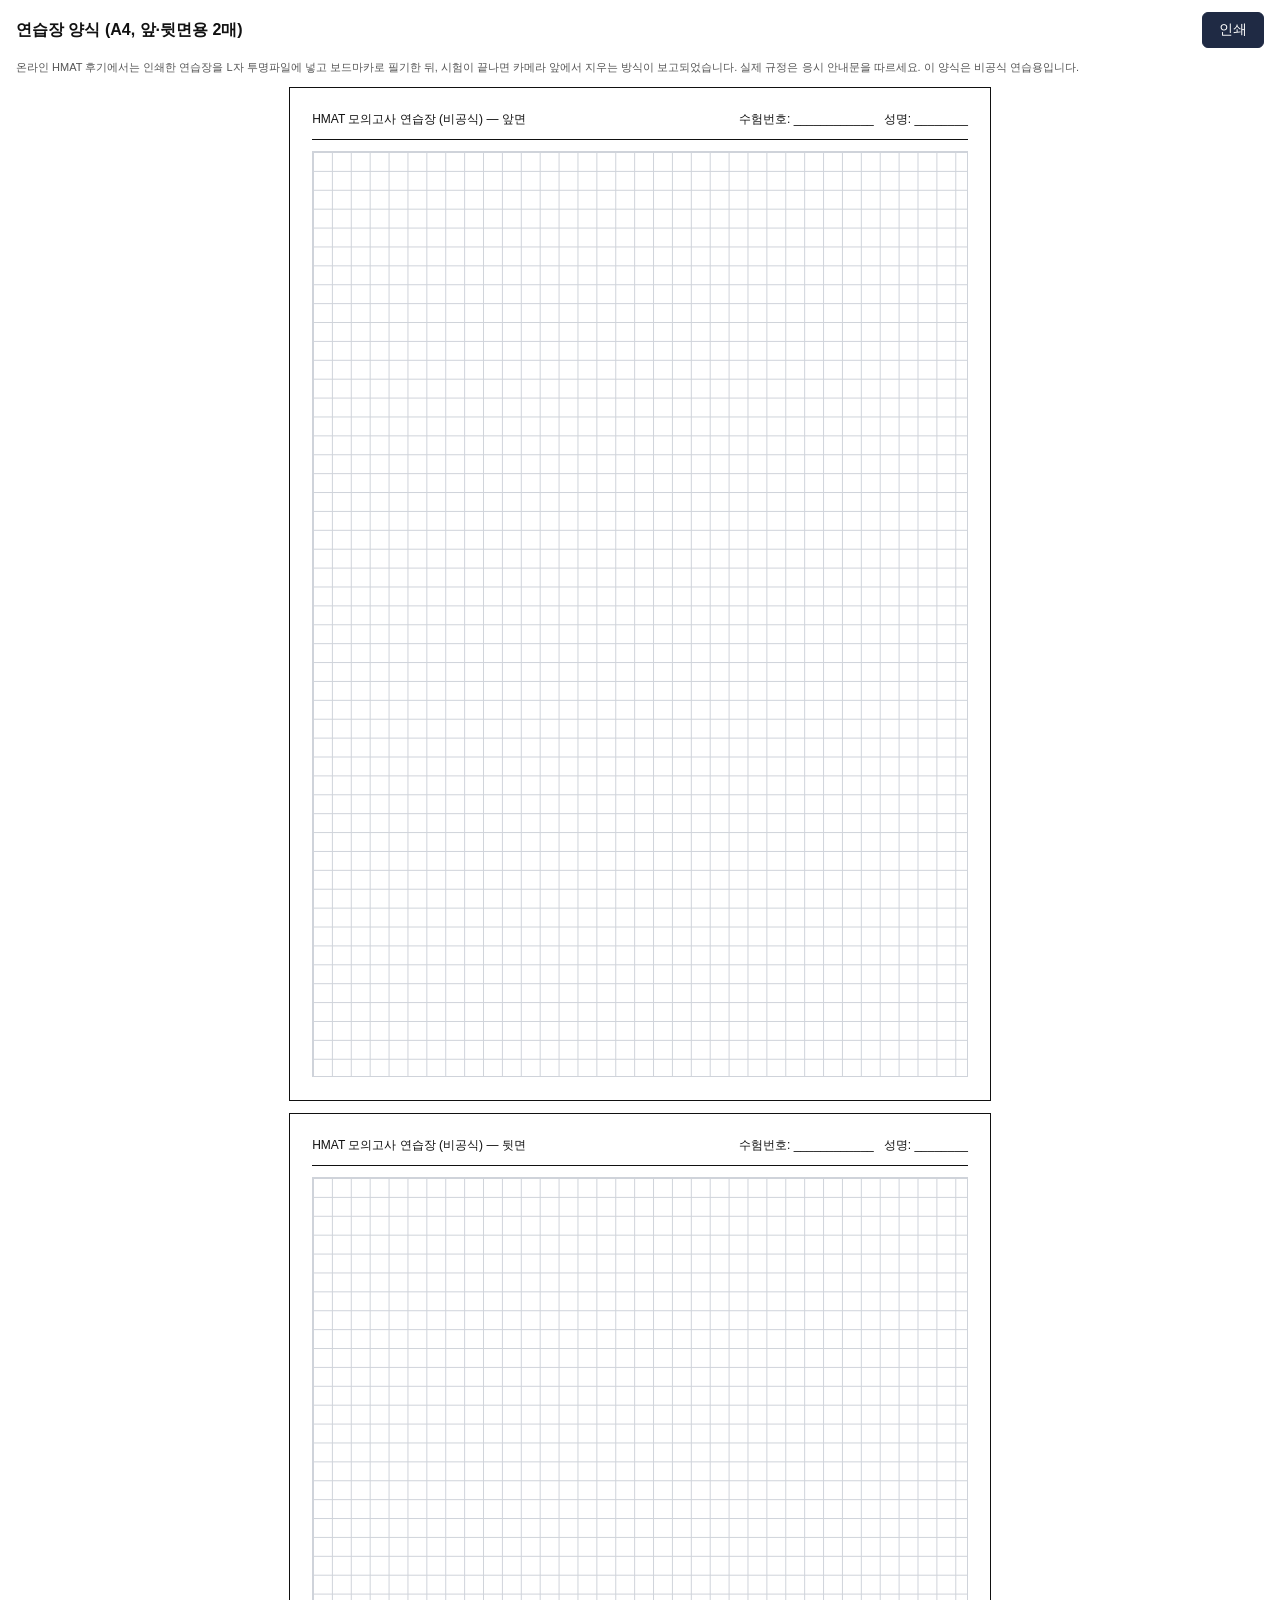
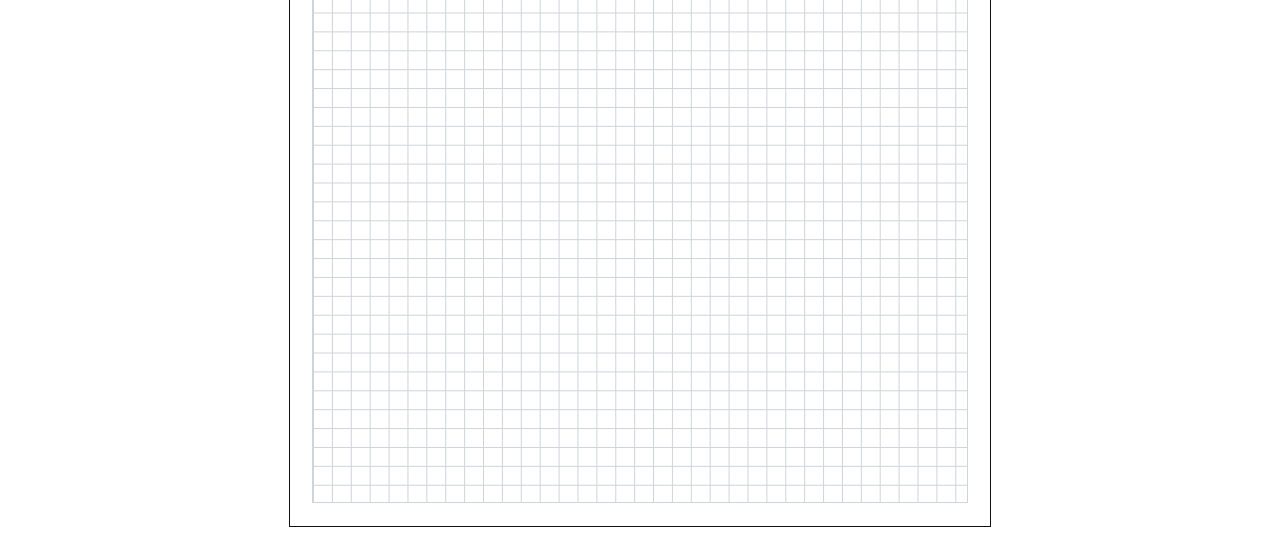
<file: print-sheet.html>
<!doctype html>
<html lang="ko">
<head>
<meta charset="utf-8">
<meta name="viewport" content="width=device-width, initial-scale=1">
<title>HMAT 모의고사 연습장</title>
<style>
  @page { size: A4; margin: 12mm; }
  * { box-sizing: border-box; }
  body { margin: 0; font-family: Pretendard, 'Noto Sans KR', 'Malgun Gothic', sans-serif; color: #111; background: #fff; }
  .bar { display: flex; justify-content: space-between; align-items: center; padding: 12px 16px; gap: 10px; flex-wrap: wrap; }
  .bar button { padding: 8px 16px; font-size: 14px; border-radius: 6px; border: 1px solid #1f2a44; background: #1f2a44; color: #fff; cursor: pointer; }
  .sheet { width: 100%; max-width: 186mm; margin: 0 auto 12px; border: 1.5px solid #111; padding: 6mm; }
  .head { display: flex; justify-content: space-between; font-size: 12px; border-bottom: 1px solid #111; padding-bottom: 3mm; margin-bottom: 3mm; gap: 8px; flex-wrap: wrap; }
  .grid { height: 245mm; background-image: linear-gradient(#cfd3da 1px, transparent 1px), linear-gradient(90deg, #cfd3da 1px, transparent 1px); background-size: 5mm 5mm; border: 1px solid #cfd3da; }
  .note { font-size: 11px; color: #555; margin: 0 16px 12px; }
  @media print { .bar, .note { display: none; } .sheet { margin: 0; page-break-after: always; } }
  @media (max-width: 700px) { .grid { height: 140vw; } }
</style>
</head>
<body>
<div class="bar"><b>연습장 양식 (A4, 앞·뒷면용 2매)</b><button onclick="window.print()">인쇄</button></div>
<p class="note">온라인 HMAT 후기에서는 인쇄한 연습장을 L자 투명파일에 넣고 보드마카로 필기한 뒤, 시험이 끝나면 카메라 앞에서 지우는 방식이 보고되었습니다. 실제 규정은 응시 안내문을 따르세요. 이 양식은 비공식 연습용입니다.</p>
<div class="sheet"><div class="head"><span>HMAT 모의고사 연습장 (비공식) — 앞면</span><span>수험번호: ____________ &nbsp; 성명: ________</span></div><div class="grid"></div></div>
<div class="sheet"><div class="head"><span>HMAT 모의고사 연습장 (비공식) — 뒷면</span><span>수험번호: ____________ &nbsp; 성명: ________</span></div><div class="grid"></div></div>
</body>
</html>
</file>
